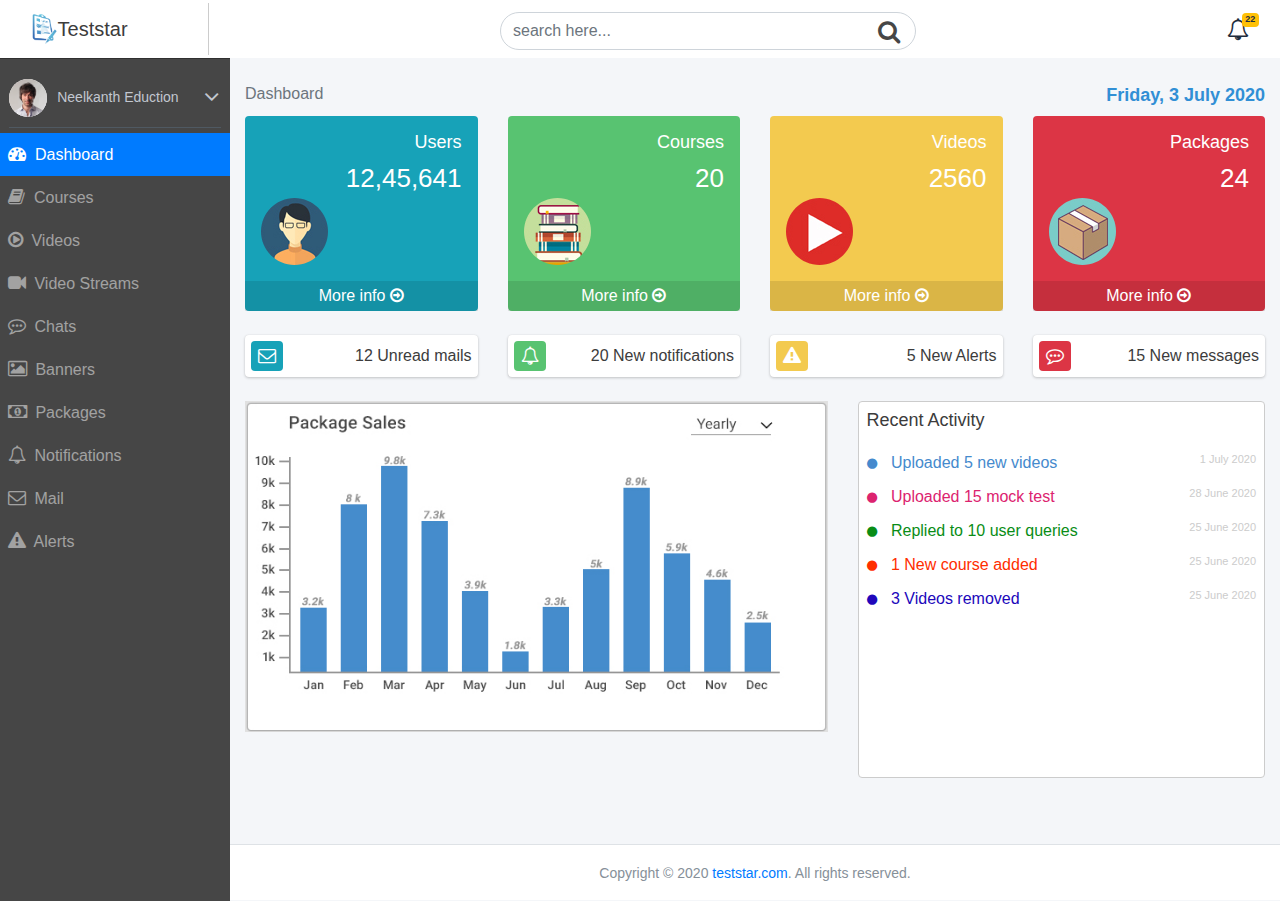
<file: index.html>
<!DOCTYPE html>
<html lang="en">
  <head>
    <title>Teststar</title>
    <meta charset="utf-8" />
    <meta http-equiv="X-UA-Compatible" content="IE=edge">
    <meta name="viewport" content="width=device-width, initial-scale=1">
    <link rel="stylesheet" href="css/bootstrap.min.css" />
    <link rel="stylesheet" href="css/style.css" />
    <link
      rel="stylesheet"
      href="https://stackpath.bootstrapcdn.com/font-awesome/4.7.0/css/font-awesome.min.css"
      integrity="sha384-wvfXpqpZZVQGK6TAh5PVlGOfQNHSoD2xbE+QkPxCAFlNEevoEH3Sl0sibVcOQVnN"
      crossorigin="anonymous"
    />
  </head>

  <body>
  <nav class="navbar navbar-expand-lg navbar-dark fixed-top navbar-main">
    <div class="container-fluid">
      <div class="logo-section">
        <img src="images/logo.png" alt="Teststar" class="logo-main" />
        <a class="navbar-brand navbar-logo-set" href="#">Teststar</a>
      </div>
      <button class="navbar-toggler" type="button" data-toggle="collapse" data-target="#navbarCollapse"
        aria-controls="navbarCollapse" aria-expanded="false" aria-label="Toggle navigation">
        <div class="navbar-toggler-slide"></div>
        <div class="navbar-toggler-slide"></div>
        <div class="navbar-toggler-slide"></div>
      </button>
  
      <div class="collapse navbar-collapse" id="navbarCollapse">
        <ul class="navbar-nav mr-auto sidenav" id="navAccordion">
          <div class="user-detail">
            <div class="user-profile"><img src="images/profile_user.jpg" alt="User" /></div>
            <p class="user-name">Neelkanth Eduction</p>
            <div class="dropdown header-dropdown">
              <i class="fa fa-angle-down" data-toggle="dropdown" aria-hidden="true"></i>
              <div class="dropdown-menu">
                <a class="dropdown-item" href="#">Profile</a>
                <a class="dropdown-item" href="#">Setting</a>
                <a class="dropdown-item" href="#">Logout</a>
              </div>
            </div>
            <!--dropdown-->
          </div>
          <!--user-detail-->
          <li class="nav-item">
            <a class="nav-link active" href="index.html"><span class="nav-icon-set"><i class="fa fa-tachometer"
                  aria-hidden="true"></i> </span>Dashboard <span class="sr-only">(current)</span></a>
          </li>
          <li class="nav-item">
            <a class="nav-link" href="courses.html">
              <span class="nav-icon-set"><i class="fa fa-book" aria-hidden="true"></i> </span>Courses</a>
          </li>
          <li class="nav-item d-none">
            <a class="nav-link nav-link-collapse" href="#" id="hasSubItems" data-toggle="collapse"
              data-target="#collapseSubItems2" aria-controls="collapseSubItems2" aria-expanded="false">Item 2</a>
            <ul class="nav-second-level collapse" id="collapseSubItems2" data-parent="#navAccordion">
              <li class="nav-item">
                <a class="nav-link" href="#">
                  <span class="nav-link-text">Item 2.1</span>
                </a>
              </li>
            </ul>
          </li>
          <li class="nav-item">
            <a class="nav-link" href="#"><span class="nav-icon-set"><i class="fa fa-play-circle-o"
                  aria-hidden="true"></i></span> Videos</a>
          </li>
          <li class="nav-item">
            <a class="nav-link" href="#"><span class="nav-icon-set"><i class="fa fa-video-camera"
                  aria-hidden="true"></i></span> Video Streams</a>
          </li>
          <li class="nav-item">
            <a class="nav-link" href="#"><span class="nav-icon-set"><i class="fa fa-commenting-o"
                  aria-hidden="true"></i></span> Chats</a>
          </li>
          <li class="nav-item">
            <a class="nav-link" href="#"><span class="nav-icon-set"><i class="fa fa-picture-o"
                  aria-hidden="true"></i></span> Banners</a>
          </li>
          <li class="nav-item">
            <a class="nav-link" href="course-price-package.html"><span class="nav-icon-set"><i class="fa fa-money" aria-hidden="true"></i></span>
              Packages</a>
          </li>
          <li class="nav-item">
            <a class="nav-link" href="#"><span class="nav-icon-set"><i class="fa fa-bell-o" aria-hidden="true"></i></span>
              Notifications</a>
          </li>
          <li class="nav-item">
            <a class="nav-link" href="#"><span class="nav-icon-set"><i class="fa fa-envelope-o"
                  aria-hidden="true"></i></span> Mail</a>
          </li>
          <li class="nav-item">
            <a class="nav-link" href="#"><span class="nav-icon-set"><i class="fa fa-exclamation-triangle"
                  aria-hidden="true"></i></span> Alerts</a>
          </li>
        </ul>
  
        <div class="top-right-bar">
          <div class="top-inside">
            <div class="row">
              <div class="col-lg-7 col-sm-7">
                <form class="form-inline mt-2 mt-md-0 header-search">
                  <input class="form-control mr-sm-2" type="text" placeholder="search here..." aria-label="Search" />
                  <i class="fa fa-search" aria-hidden="true"></i>
              </div>
              <!--col-->
              <div class="col-lg-5 col-sm-5">
                <div class="dropdown notification-section">
                  <i class="fa fa-bell-o" data-toggle="dropdown" aria-hidden="true"></i>
                  <span class="badge badge-warning notification-badge">22</span>
                  <div class="dropdown-menu dropdown-menu-lg">
                    <span class="dropdown-item dropdown-header">3 Notifications</span>
                    <div class="dropdown-divider"></div>
                    <a href="#" class="dropdown-item">
                      4 new messages
                      <span class="float-right text-muted text-sm">3 mins</span>
                    </a>
                    <a href="#" class="dropdown-item">
                      4 new messages
                      <span class="float-right text-muted text-sm">3 mins</span>
                    </a>
                    <a href="#" class="dropdown-item">
                      4 new messages
                      <span class="float-right text-muted text-sm">3 mins</span>
                    </a>
                    <div class="dropdown-divider"></div>
                    <a href="#" class="dropdown-item dropdown-footer">See All Notifications</a>
                  </div>
                </div>
                <!--notification end here-->
              </div>
              <!--col-->
            </div>
            <!--row-->
          </div>
          <!--top-inside-->
        </div>
      </div>
    </div>
    <!--container-->
  </nav>

    <main class="content-wrapper">
      <div class="container-fluid">
          <div class="row">
            <div class="col-7">
                <nav class="breadcrumb breadcrumb-main">
                    <!-- <a class="breadcrumb-item" href="#">Home</a>
                    <a class="breadcrumb-item" href="#">Library</a> -->
                    <span class="breadcrumb-item active">Dashboard</span>
                </nav>
            </div><!--col-->

            <div class="col-5">
                <div class="text-right date-text">Friday, 3 July 2020</div>
            </div>
            <!--col-->
          </div><!--row-->

        <div class="row">
            <div class="col-lg-3">
              <div class="home-item-card-main blue-bg">
                 <div class="home-item-card">
                    <div class="right-bar">
                        <h5>Users</h5>
                        <p>12,45,641</p>
                    </div>
                    <img src="images/user-icon.png" alt="User Icon" />
                 </div><!--home-item-card-->
                <a href="#" class="small-box-footer">More info <i class="fa fa-arrow-circle-o-right" aria-hidden="true"></i></a>
                </div>
                <!--home-item-card-main-->
            </div>
            <!--col-->

            <div class="col-lg-3">
              <div class="home-item-card-main green-bg">
                <div class="home-item-card">
                  <div class="right-bar">
                    <h5>Courses</h5>
                    <p>20</p>
                  </div>
                  <img src="images/courses.png" alt="Courses" />
                </div>
                <!--home-item-card-->
                <a href="#" class="small-box-footer">More info <i class="fa fa-arrow-circle-o-right" aria-hidden="true"></i></a>
              </div>
              <!--home-item-card-main-->
            </div>
            <!--col-->

            <div class="col-lg-3">
              <div class="home-item-card-main yellow-bg">
                <div class="home-item-card">
                  <div class="right-bar">
                    <h5>Videos</h5>
                    <p>2560</p>
                  </div>
                  <img src="images/videos.png" alt="Video" />
                </div>
                <!--home-item-card-->
                <a href="#" class="small-box-footer">More info <i class="fa fa-arrow-circle-o-right" aria-hidden="true"></i></a>
              </div>
              <!--home-item-card-main-->
            </div>
            <!--col-->

            <div class="col-lg-3">
              <div class="home-item-card-main pink-bg">
                <div class="home-item-card">
                  <div class="right-bar">
                    <h5>Packages</h5>
                    <p>24</p>
                  </div>
                  <img src="images/packages.png" alt="Packages" />
                </div>
                <!--home-item-card-->
                <a href="#" class="small-box-footer">More info <i class="fa fa-arrow-circle-o-right" aria-hidden="true"></i></a>
              </div>
              <!--home-item-card-main-->
            </div>
            <!--col-->
        </div>
        <!--row-->

        <div class="row mt-4">
            <div class="col-lg-3">
              <div class="home-item-card-main">
                <div class="home-item-card notification-item-card">
                  <div class="blue-bg notification-icon-set">
                      <i class="fa fa-envelope-o" aria-hidden="true"></i>                  
                    </div>
                    <!--item-bg1-->
                    <div class="right-bar">
                        <h5>12 Unread mails</h5>
                    </div>
                </div>
                <!--home-item-card-->
                </div>
                <!--home-item-card-main-->
            </div>
            <!--col-->

            <div class="col-lg-3">
              <div class="home-item-card-main">
                <div class="home-item-card notification-item-card">
                  <div class="green-bg notification-icon-set">
                    <i class="fa fa-bell-o" aria-hidden="true"></i>
                  </div>
                  <!--item-bg1-->
                  <div class="right-bar">
                    <h5>20 New notifications</h5>
                  </div>
                </div>
                <!--home-item-card-->
              </div>
              <!--home-item-card-main-->
            </div>
            <!--col-->
        
            <div class="col-lg-3">
              <div class="home-item-card-main">
                <div class="home-item-card notification-item-card">
                  <div class="yellow-bg notification-icon-set">
                    <i class="fa fa-exclamation-triangle" aria-hidden="true"></i>
                  </div>
                  <!--item-bg1-->
                  <div class="right-bar">
                    <h5>5 New Alerts</h5>
                  </div>
                </div>
                <!--home-item-card-->
              </div>
              <!--home-item-card-main-->
            </div>
            <!--col-->

            <div class="col-lg-3">
              <div class="home-item-card-main">
                <div class="home-item-card notification-item-card">
                  <div class="pink-bg notification-icon-set">
                    <i class="fa fa-commenting-o" aria-hidden="true"></i>
                  </div>
                  <!--item-bg1-->
                  <div class="right-bar">
                    <h5>15 New messages</h5>
                  </div>
                </div>
                <!--home-item-card-->
              </div>
              <!--home-item-card-main-->
            </div>
            <!--col-->
        </div>
        <!--row-->


        <div class="row mt-4">
            <div class="col-lg-7">
                <div class="graph-set">
                    <img src="images/graph-img.png"/>

                </div>
                <!--home-item-card-->
            </div>
            <!--col-->
        
            <div class="col-lg-5">
                <div class="recent-activity">
                     <h5>Recent Activity</h5>
                     <ul>
                         <li class="blue"><i class="fa fa-circle" aria-hidden="true"></i> Uploaded 5 new videos <span>1 July 2020</span></li>
                         <li class="pink"><i class="fa fa-circle" aria-hidden="true"></i> Uploaded 15 mock test <span>28 June 2020</span></li>
                         <li class="green"><i class="fa fa-circle" aria-hidden="true"></i> Replied to 10 user queries <span>25 June 2020</span></li>
                         <li class="red"><i class="fa fa-circle" aria-hidden="true"></i> 1 New course added <span>25 June 2020</span></li>
                         <li class="purple"><i class="fa fa-circle" aria-hidden="true"></i> 3 Videos removed <span>25 June 2020</span></li>
                     </ul>
                </div>
                <!--recent-activity-->
            </div>
            <!--col-->
        </div>
        <!--row-->

      </div><!--container-fluid-->
    </main>

    <footer class="footer">
      <div class="container">
        <div class="text-center">
          <span>Copyright &copy; 2020 <a href="#">teststar.com</a>. All rights reserved.</span>
        </div>
      </div>
    </footer>

    <script>
      $(document).ready(function () {
        $(".nav-link-collapse").on("click", function () {
          $(".nav-link-collapse").not(this).removeClass("nav-link-show");
          $(this).toggleClass("nav-link-show");
        });
      });
    </script>

    <script src="https://ajax.googleapis.com/ajax/libs/jquery/3.5.1/jquery.min.js"></script>
    <script src="https://cdnjs.cloudflare.com/ajax/libs/popper.js/1.16.0/umd/popper.min.js"></script>
    <script src="js/bootstrap.min.js"></script>
  </body>
</html>
</file>
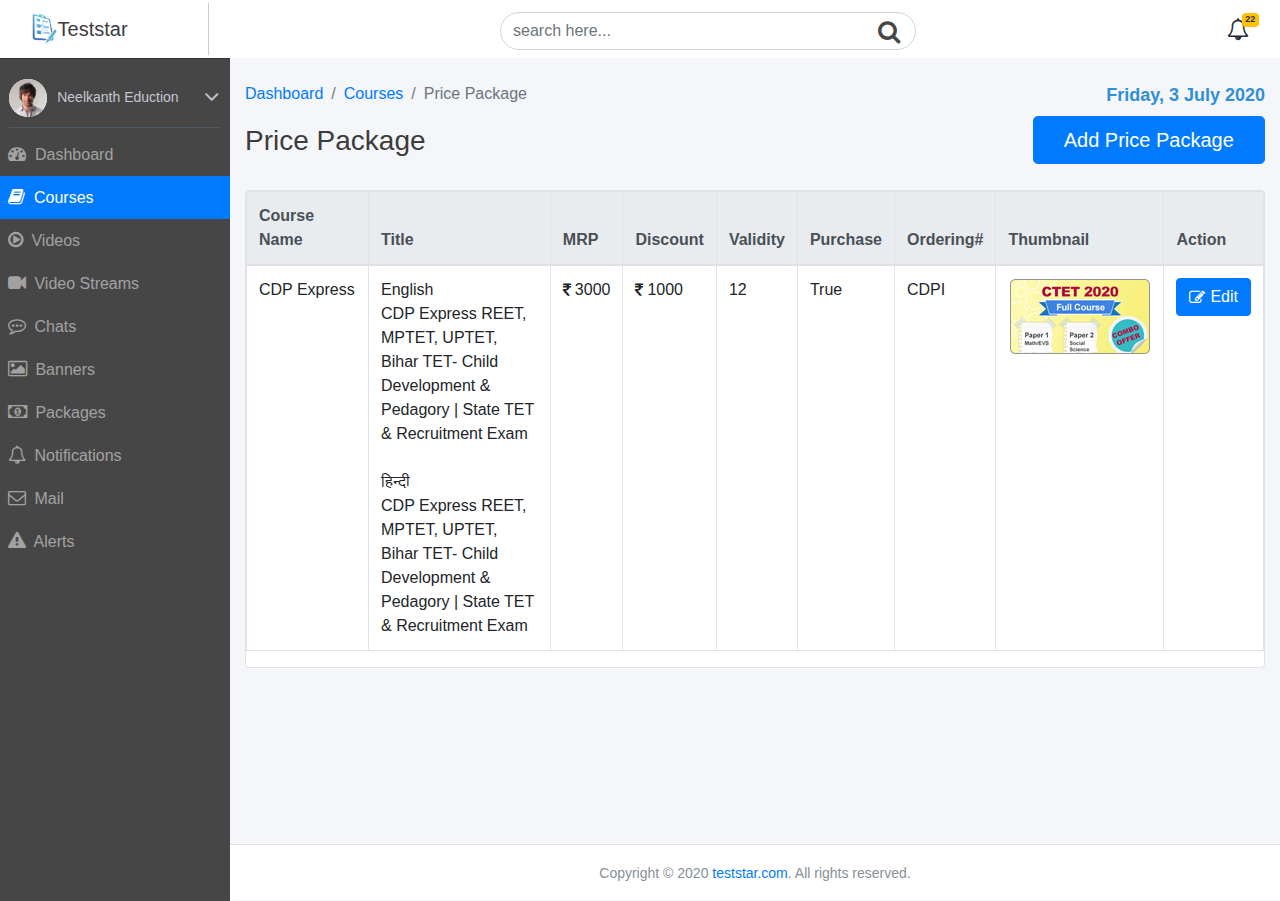
<file: course-price-package.html>
<!DOCTYPE html>
<html lang="en">
  <head>
    <title>Teststar</title>
    <meta charset="utf-8" />
    <meta http-equiv="X-UA-Compatible" content="IE=edge">
    <meta name="viewport" content="width=device-width, initial-scale=1">
    <link rel="stylesheet" href="css/bootstrap.min.css" />
    <link rel="stylesheet" href="css/style.css" />
    <link
      rel="stylesheet"
      href="https://stackpath.bootstrapcdn.com/font-awesome/4.7.0/css/font-awesome.min.css"
      integrity="sha384-wvfXpqpZZVQGK6TAh5PVlGOfQNHSoD2xbE+QkPxCAFlNEevoEH3Sl0sibVcOQVnN"
      crossorigin="anonymous"
    />
  </head>

  <body>
    <nav class="navbar navbar-expand-lg navbar-dark fixed-top navbar-main">
      <div class="container-fluid">
        <div class="logo-section">
          <img src="images/logo.png" alt="Teststar" class="logo-main" />
          <a class="navbar-brand navbar-logo-set" href="#">Teststar</a>
        </div>
        <button class="navbar-toggler" type="button" data-toggle="collapse" data-target="#navbarCollapse"
          aria-controls="navbarCollapse" aria-expanded="false" aria-label="Toggle navigation">
          <div class="navbar-toggler-slide"></div>
          <div class="navbar-toggler-slide"></div>
          <div class="navbar-toggler-slide"></div>
        </button>
    
        <div class="collapse navbar-collapse" id="navbarCollapse">
          <ul class="navbar-nav mr-auto sidenav" id="navAccordion">
            <div class="user-detail">
              <div class="user-profile"><img src="images/profile_user.jpg" alt="User" /></div>
              <p class="user-name">Neelkanth Eduction</p>
              <div class="dropdown header-dropdown">
                <i class="fa fa-angle-down" data-toggle="dropdown" aria-hidden="true"></i>
                <div class="dropdown-menu">
                  <a class="dropdown-item" href="#">Profile</a>
                  <a class="dropdown-item" href="#">Setting</a>
                  <a class="dropdown-item" href="#">Logout</a>
                </div>
              </div>
              <!--dropdown-->
            </div>
            <!--user-detail-->
            <li class="nav-item">
              <a class="nav-link" href="index.html"><span class="nav-icon-set"><i class="fa fa-tachometer"
                    aria-hidden="true"></i> </span>Dashboard <span class="sr-only">(current)</span></a>
            </li>
            <li class="nav-item">
              <a class="nav-link active" href="courses.html">
                <span class="nav-icon-set"><i class="fa fa-book" aria-hidden="true"></i> </span>Courses</a>
            </li>
            <li class="nav-item d-none">
              <a class="nav-link nav-link-collapse" href="#" id="hasSubItems" data-toggle="collapse"
                data-target="#collapseSubItems2" aria-controls="collapseSubItems2" aria-expanded="false">Item 2</a>
              <ul class="nav-second-level collapse" id="collapseSubItems2" data-parent="#navAccordion">
                <li class="nav-item">
                  <a class="nav-link" href="#">
                    <span class="nav-link-text">Item 2.1</span>
                  </a>
                </li>
              </ul>
            </li>
            <li class="nav-item">
              <a class="nav-link" href="#"><span class="nav-icon-set"><i class="fa fa-play-circle-o"
                    aria-hidden="true"></i></span> Videos</a>
            </li>
            <li class="nav-item">
              <a class="nav-link" href="#"><span class="nav-icon-set"><i class="fa fa-video-camera"
                    aria-hidden="true"></i></span> Video Streams</a>
            </li>
            <li class="nav-item">
              <a class="nav-link" href="#"><span class="nav-icon-set"><i class="fa fa-commenting-o"
                    aria-hidden="true"></i></span> Chats</a>
            </li>
            <li class="nav-item">
              <a class="nav-link" href="#"><span class="nav-icon-set"><i class="fa fa-picture-o"
                    aria-hidden="true"></i></span> Banners</a>
            </li>
            <li class="nav-item">
              <a class="nav-link" href="course-price-package.html"><span class="nav-icon-set"><i class="fa fa-money" aria-hidden="true"></i></span>
                Packages</a>
            </li>
            <li class="nav-item">
              <a class="nav-link" href="#"><span class="nav-icon-set"><i class="fa fa-bell-o" aria-hidden="true"></i></span>
                Notifications</a>
            </li>
            <li class="nav-item">
              <a class="nav-link" href="#"><span class="nav-icon-set"><i class="fa fa-envelope-o"
                    aria-hidden="true"></i></span> Mail</a>
            </li>
            <li class="nav-item">
              <a class="nav-link" href="#"><span class="nav-icon-set"><i class="fa fa-exclamation-triangle"
                    aria-hidden="true"></i></span> Alerts</a>
            </li>
          </ul>
    
          <div class="top-right-bar">
            <div class="top-inside">
              <div class="row">
                <div class="col-lg-7 col-sm-7">
                  <form class="form-inline mt-2 mt-md-0 header-search">
                    <input class="form-control mr-sm-2" type="text" placeholder="search here..." aria-label="Search" />
                    <i class="fa fa-search" aria-hidden="true"></i>
                </div>
                <!--col-->
                <div class="col-lg-5 col-sm-5">
                  <div class="dropdown notification-section">
                    <i class="fa fa-bell-o" data-toggle="dropdown" aria-hidden="true"></i>
                    <span class="badge badge-warning notification-badge">22</span>
                    <div class="dropdown-menu dropdown-menu-lg">
                      <span class="dropdown-item dropdown-header">3 Notifications</span>
                      <div class="dropdown-divider"></div>
                      <a href="#" class="dropdown-item">
                        4 new messages
                        <span class="float-right text-muted text-sm">3 mins</span>
                      </a>
                      <a href="#" class="dropdown-item">
                        4 new messages
                        <span class="float-right text-muted text-sm">3 mins</span>
                      </a>
                      <a href="#" class="dropdown-item">
                        4 new messages
                        <span class="float-right text-muted text-sm">3 mins</span>
                      </a>
                      <div class="dropdown-divider"></div>
                      <a href="#" class="dropdown-item dropdown-footer">See All Notifications</a>
                    </div>
                  </div>
                  <!--notification end here-->
                </div>
                <!--col-->
              </div>
              <!--row-->
            </div>
            <!--top-inside-->
          </div>
        </div>
      </div>
      <!--container-->
    </nav>

    <main class="content-wrapper">
      <div class="container-fluid">
          <div class="row">
            <div class="col-lg-7 col-md-6">
                <nav class="breadcrumb breadcrumb-main">
                   <a class="breadcrumb-item" href="index.html">Dashboard</a>
                    <a class="breadcrumb-item" href="courses.html">Courses</a>
                    <span class="breadcrumb-item active">Price Package</span>
                </nav>
            </div><!--col-->

            <div class="col-lg-5 col-md-6">
                <div class="text-left text-lg-right text-md-right date-text">Friday, 3 July 2020</div>
            </div>
            <!--col-->
          </div><!--row-->

          <div class="row">
            <div class="col-lg-9 col-6">
                <h3 class="content-inner-title mt-2">Price Package</h3>
            </div>
            <!--col-->
          
            <div class="col-lg-3 col-6">
              <a class="edit-btn btn btn-primary btn-lg"> Add Price Package
              </a>            
            </div>
            <!--col-->
          </div>
          <!--row-->

        <div class="row mt-4">
          <div class="col-md-12">
            <div class="course-table table-responsive">
              <table class="table table-bordered">
                <thead class="thead-light">
                  <tr>
                    <th width="12%" scope="col">Course Name</th>
                    <th scope="col">Title</th>
                    <th scope="col">MRP</th>
                    <th scope="col">Discount</th>
                    <th scope="col">Validity</th>
                    <th scope="col">Purchase</th>
                    <th scope="col">Ordering#</th>
                    <th scope="col">Thumbnail</th>
                    <th scope="col">Action</th>
                  </tr>
                </thead>
                <tbody>
                  <tr>
                    <td>CDP Express</td>
                    <td>
                      <div class="express-td-data">
                        <p class="title-set">English</p>
                        <div class="data-content">CDP Express REET, MPTET, UPTET, Bihar TET- Child Development & Pedagory | State TET & Recruitment Exam</div><!--data-content-->
                        <br>
                        <p class="title-set">हिन्दी</p>
                        <div class="data-content">CDP Express REET, MPTET, UPTET, Bihar TET- Child Development & Pedagory | State TET &
                          Recruitment Exam</div>
                        <!--data-content-->
                      </div>
                      <!--express-td-data-->
                    </td>
                    <td>
                      <div class="d-flex align-items-center"><i class="fa fa-inr mr-1" aria-hidden="true"></i> 3000</div>
                    </td>
                    <td>
                      <div class="d-flex align-items-center"><i class="fa fa-inr mr-1" aria-hidden="true"></i> 1000</div>
                    </td>
                    <td>12</td>
                    <td>True</td>
                    <td>CDPI</td>
                    <td>
                      <img src="images/ctet-img.png" alt="Ctet"/>
                    </td>
                    <td><a class="edit-btn btn btn-primary" href="course-update.html"><i class="fa fa-pencil-square-o" aria-hidden="true"></i> Edit</a></td>
                  </tr>
                </tbody>
              </table>
            </div><!--course-table-->
          </div><!--col-->
        </div>
        <!--row-->
      </div><!--container-fluid-->
    </main>

    <footer class="footer">
      <div class="container">
        <div class="text-center">
          <span>Copyright &copy; 2020 <a href="#">teststar.com</a>. All rights reserved.</span>
        </div>
      </div>
    </footer>

    <script>
      $(document).ready(function () {
        $(".nav-link-collapse").on("click", function () {
          $(".nav-link-collapse").not(this).removeClass("nav-link-show");
          $(this).toggleClass("nav-link-show");
        });
      });
    </script>

    <script src="https://ajax.googleapis.com/ajax/libs/jquery/3.5.1/jquery.min.js"></script>
    <script src="https://cdnjs.cloudflare.com/ajax/libs/popper.js/1.16.0/umd/popper.min.js"></script>
    <script src="js/bootstrap.min.js"></script>
  </body>
</html>
</file>
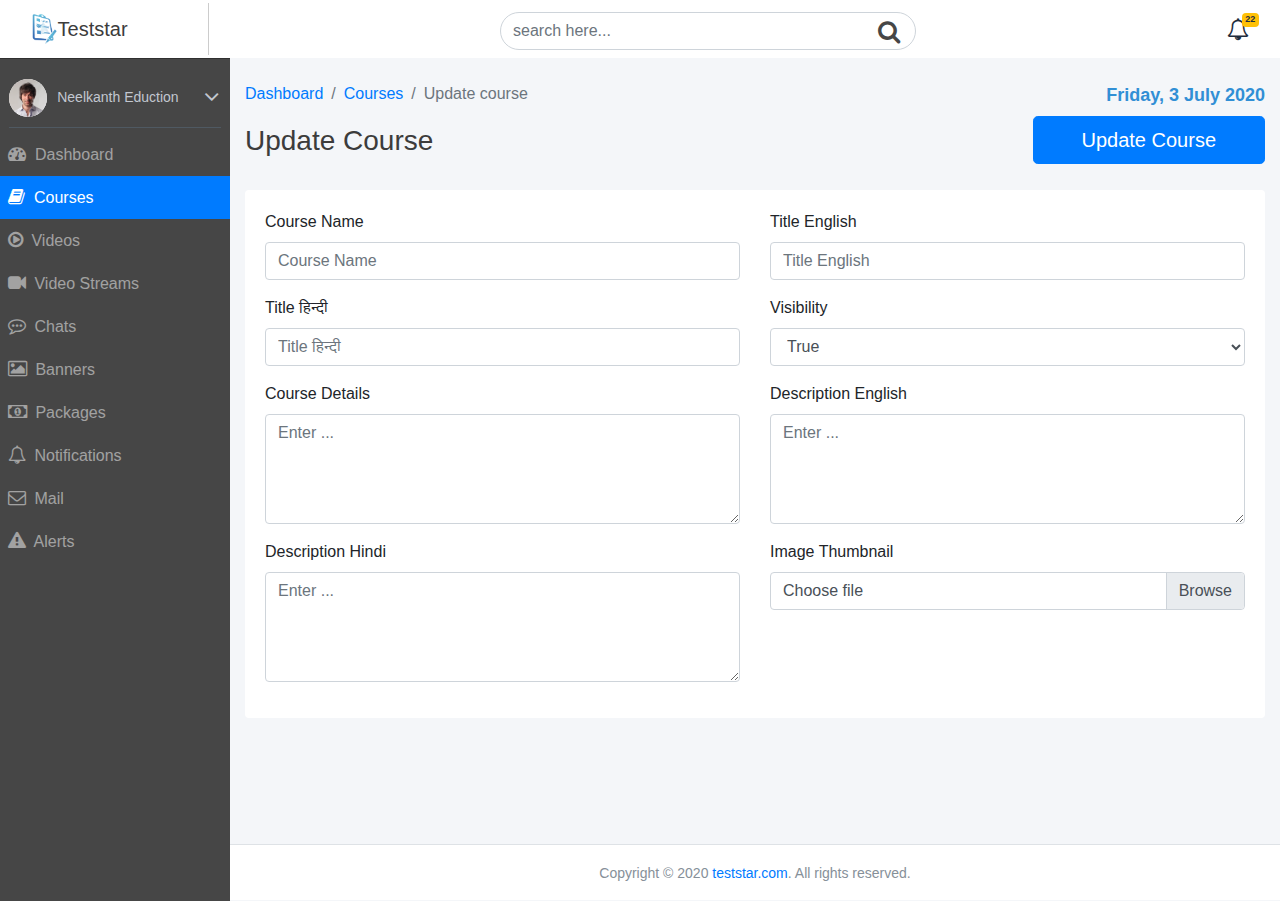
<file: course-update.html>
<!DOCTYPE html>
<html lang="en">
  <head>
    <title>Teststar</title>
    <meta charset="utf-8" />
    <meta http-equiv="X-UA-Compatible" content="IE=edge">
    <meta name="viewport" content="width=device-width, initial-scale=1">
    <link rel="stylesheet" href="css/bootstrap.min.css" />
    <link rel="stylesheet" href="css/style.css" />
    <link
      rel="stylesheet"
      href="https://stackpath.bootstrapcdn.com/font-awesome/4.7.0/css/font-awesome.min.css"
      integrity="sha384-wvfXpqpZZVQGK6TAh5PVlGOfQNHSoD2xbE+QkPxCAFlNEevoEH3Sl0sibVcOQVnN"
      crossorigin="anonymous"
    />
  </head>

  <body>
    <nav class="navbar navbar-expand-lg navbar-dark fixed-top navbar-main">
      <div class="container-fluid">
        <div class="logo-section">
          <img src="images/logo.png" alt="Teststar" class="logo-main" />
          <a class="navbar-brand navbar-logo-set" href="#">Teststar</a>
        </div>
        <button class="navbar-toggler" type="button" data-toggle="collapse" data-target="#navbarCollapse"
          aria-controls="navbarCollapse" aria-expanded="false" aria-label="Toggle navigation">
          <div class="navbar-toggler-slide"></div>
          <div class="navbar-toggler-slide"></div>
          <div class="navbar-toggler-slide"></div>
        </button>
    
        <div class="collapse navbar-collapse" id="navbarCollapse">
          <ul class="navbar-nav mr-auto sidenav" id="navAccordion">
            <div class="user-detail">
              <div class="user-profile"><img src="images/profile_user.jpg" alt="User" /></div>
              <p class="user-name">Neelkanth Eduction</p>
              <div class="dropdown header-dropdown">
                <i class="fa fa-angle-down" data-toggle="dropdown" aria-hidden="true"></i>
                <div class="dropdown-menu">
                  <a class="dropdown-item" href="#">Profile</a>
                  <a class="dropdown-item" href="#">Setting</a>
                  <a class="dropdown-item" href="#">Logout</a>
                </div>
              </div>
              <!--dropdown-->
            </div>
            <!--user-detail-->
            <li class="nav-item">
              <a class="nav-link" href="index.html"><span class="nav-icon-set"><i class="fa fa-tachometer"
                    aria-hidden="true"></i> </span>Dashboard <span class="sr-only">(current)</span></a>
            </li>
            <li class="nav-item">
              <a class="nav-link active" href="courses.html">
                <span class="nav-icon-set"><i class="fa fa-book" aria-hidden="true"></i> </span>Courses</a>
            </li>
            <li class="nav-item d-none">
              <a class="nav-link nav-link-collapse" href="#" id="hasSubItems" data-toggle="collapse"
                data-target="#collapseSubItems2" aria-controls="collapseSubItems2" aria-expanded="false">Item 2</a>
              <ul class="nav-second-level collapse" id="collapseSubItems2" data-parent="#navAccordion">
                <li class="nav-item">
                  <a class="nav-link" href="#">
                    <span class="nav-link-text">Item 2.1</span>
                  </a>
                </li>
              </ul>
            </li>
            <li class="nav-item">
              <a class="nav-link" href="#"><span class="nav-icon-set"><i class="fa fa-play-circle-o"
                    aria-hidden="true"></i></span> Videos</a>
            </li>
            <li class="nav-item">
              <a class="nav-link" href="#"><span class="nav-icon-set"><i class="fa fa-video-camera"
                    aria-hidden="true"></i></span> Video Streams</a>
            </li>
            <li class="nav-item">
              <a class="nav-link" href="#"><span class="nav-icon-set"><i class="fa fa-commenting-o"
                    aria-hidden="true"></i></span> Chats</a>
            </li>
            <li class="nav-item">
              <a class="nav-link" href="#"><span class="nav-icon-set"><i class="fa fa-picture-o"
                    aria-hidden="true"></i></span> Banners</a>
            </li>
            <li class="nav-item">
              <a class="nav-link"  href="course-price-package.html"><span class="nav-icon-set"><i class="fa fa-money" aria-hidden="true"></i></span>
                Packages</a>
            </li>
            <li class="nav-item">
              <a class="nav-link" href="#"><span class="nav-icon-set"><i class="fa fa-bell-o" aria-hidden="true"></i></span>
                Notifications</a>
            </li>
            <li class="nav-item">
              <a class="nav-link" href="#"><span class="nav-icon-set"><i class="fa fa-envelope-o"
                    aria-hidden="true"></i></span> Mail</a>
            </li>
            <li class="nav-item">
              <a class="nav-link" href="#"><span class="nav-icon-set"><i class="fa fa-exclamation-triangle"
                    aria-hidden="true"></i></span> Alerts</a>
            </li>
          </ul>
    
          <div class="top-right-bar">
            <div class="top-inside">
              <div class="row">
                <div class="col-lg-7 col-sm-7">
                  <form class="form-inline mt-2 mt-md-0 header-search">
                    <input class="form-control mr-sm-2" type="text" placeholder="search here..." aria-label="Search" />
                    <i class="fa fa-search" aria-hidden="true"></i>
                </div>
                <!--col-->
                <div class="col-lg-5 col-sm-5">
                  <div class="dropdown notification-section">
                    <i class="fa fa-bell-o" data-toggle="dropdown" aria-hidden="true"></i>
                    <span class="badge badge-warning notification-badge">22</span>
                    <div class="dropdown-menu dropdown-menu-lg">
                      <span class="dropdown-item dropdown-header">3 Notifications</span>
                      <div class="dropdown-divider"></div>
                      <a href="#" class="dropdown-item">
                        4 new messages
                        <span class="float-right text-muted text-sm">3 mins</span>
                      </a>
                      <a href="#" class="dropdown-item">
                        4 new messages
                        <span class="float-right text-muted text-sm">3 mins</span>
                      </a>
                      <a href="#" class="dropdown-item">
                        4 new messages
                        <span class="float-right text-muted text-sm">3 mins</span>
                      </a>
                      <div class="dropdown-divider"></div>
                      <a href="#" class="dropdown-item dropdown-footer">See All Notifications</a>
                    </div>
                  </div>
                  <!--notification end here-->
                </div>
                <!--col-->
              </div>
              <!--row-->
            </div>
            <!--top-inside-->
          </div>
        </div>
      </div>
      <!--container-->
    </nav>

    <main class="content-wrapper">
      <div class="container-fluid">
          <div class="row">
            <div class="col-lg-7 col-md-6">
                <nav class="breadcrumb breadcrumb-main">
                   <a class="breadcrumb-item" href="dashboard.html">Dashboard</a>
                    <a class="breadcrumb-item" href="courses.html">Courses</a>
                    <span class="breadcrumb-item active">Update course</span>
                </nav>
            </div><!--col-->

            <div class="col-lg-5 col-md-6">
                <div class="text-left text-lg-right text-md-right date-text">Friday, 3 July 2020</div>
            </div>
            <!--col-->
          </div><!--row-->

          <div class="row">
            <div class="col-lg-9 col-6">
                <h3 class="content-inner-title mt-2">Update Course</h3>
            </div>
            <!--col-->
          
            <div class="col-lg-3 col-6">
              <a class="edit-btn btn btn-primary btn-lg"> Update Course
              </a>            
            </div>
            <!--col-->
          </div>
          <!--row-->

        <div class="row mt-4">
          <div class="col-md-12">
             <div class="course-form">
              <form>
                <div class="row">
                    <div class="col-sm-6">
                      <div class="form-group">
                        <label>Course Name</label>
                        <input type="text" class="form-control"  placeholder="Course Name">
                      </div>
                    </div><!--col-->

                    <div class="col-sm-6">
                      <div class="form-group">
                        <label>Title English</label>
                        <input type="text" class="form-control" placeholder="Title English">
                      </div>
                    </div>
                    <!--col-->

                    <div class="col-sm-6">
                      <div class="form-group">
                        <label>Title हिन्दी</label>
                        <input type="text" class="form-control" placeholder="Title हिन्दी">
                      </div>
                    </div>
                    <!--col-->

                    <div class="col-sm-6">
                      <div class="form-group">
                        <label>Visibility</label>
                        <select class="form-control">
                          <option>True</option>
                          <option>False</option>
                        </select>
                      </div>
                      </div>
                    <!--col-->

                    <div class="col-sm-6">
                      <div class="form-group">
                        <label>Course Details</label>
                        <textarea class="form-control" rows="4" placeholder="Enter ..."></textarea>
                      </div>
                    </div>
                    <!--col-->
                    
                    <div class="col-sm-6">
                      <div class="form-group">
                        <label>Description English</label>
                        <textarea class="form-control" rows="4" placeholder="Enter ..."></textarea>
                      </div>
                    </div>
                    <!--col-->
                    
                    <div class="col-sm-6">
                      <div class="form-group">
                        <label>Description Hindi</label>
                        <textarea class="form-control" rows="4" placeholder="Enter ..."></textarea>
                      </div>
                    </div>
                    <!--col-->
                    
                    <div class="col-sm-6">
                      <div class="form-group">
                        <label for="exampleInputFile">Image Thumbnail</label>
                        <div class="input-group">
                          <div class="custom-file">
                            <input type="file" class="custom-file-input" id="exampleInputFile">
                            <label class="custom-file-label" for="exampleInputFile">Choose file</label>
                          </div>
                        </div>
                      </div>
                    </div>
                    <!--col-->
                    
                </div><!--row-->
              </form>
             </div><!--course-form-->
          </div><!--col-->
        </div>
        <!--row-->
      </div><!--container-fluid-->
    </main>

    <footer class="footer">
      <div class="container">
        <div class="text-center">
          <span>Copyright &copy; 2020 <a href="#">teststar.com</a>. All rights reserved.</span>
        </div>
      </div>
    </footer>

    <script>
      $(document).ready(function () {
        $(".nav-link-collapse").on("click", function () {
          $(".nav-link-collapse").not(this).removeClass("nav-link-show");
          $(this).toggleClass("nav-link-show");
        });
      });
    </script>

    <script src="https://ajax.googleapis.com/ajax/libs/jquery/3.5.1/jquery.min.js"></script>
    <script src="https://cdnjs.cloudflare.com/ajax/libs/popper.js/1.16.0/umd/popper.min.js"></script>
    <script src="js/bootstrap.min.js"></script>
  </body>
</html>
</file>
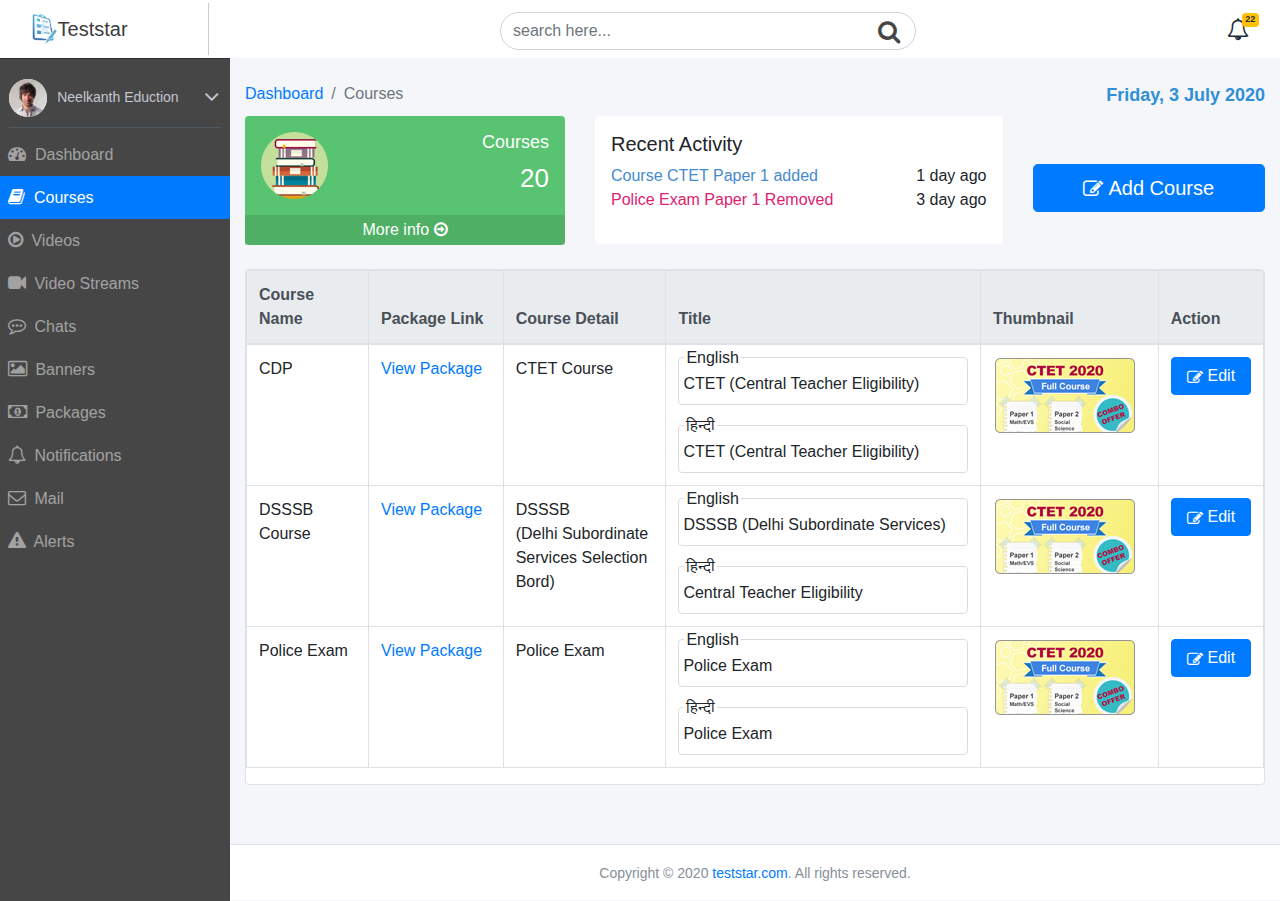
<file: courses.html>
<!DOCTYPE html>
<html lang="en">
  <head>
    <title>Teststar</title>
    <meta charset="utf-8" />
    <meta http-equiv="X-UA-Compatible" content="IE=edge">
    <meta name="viewport" content="width=device-width, initial-scale=1">
    <link rel="stylesheet" href="css/bootstrap.min.css" />
    <link rel="stylesheet" href="css/style.css" />
    <link
      rel="stylesheet"
      href="https://stackpath.bootstrapcdn.com/font-awesome/4.7.0/css/font-awesome.min.css"
      integrity="sha384-wvfXpqpZZVQGK6TAh5PVlGOfQNHSoD2xbE+QkPxCAFlNEevoEH3Sl0sibVcOQVnN"
      crossorigin="anonymous"
    />
  </head>

  <body>
    <nav class="navbar navbar-expand-lg navbar-dark fixed-top navbar-main">
      <div class="container-fluid">
        <div class="logo-section">
          <img src="images/logo.png" alt="Teststar" class="logo-main" />
          <a class="navbar-brand navbar-logo-set" href="#">Teststar</a>
        </div>
        <button class="navbar-toggler" type="button" data-toggle="collapse" data-target="#navbarCollapse"
          aria-controls="navbarCollapse" aria-expanded="false" aria-label="Toggle navigation">
          <div class="navbar-toggler-slide"></div>
          <div class="navbar-toggler-slide"></div>
          <div class="navbar-toggler-slide"></div>
        </button>
    
        <div class="collapse navbar-collapse" id="navbarCollapse">
          <ul class="navbar-nav mr-auto sidenav" id="navAccordion">
            <div class="user-detail">
              <div class="user-profile"><img src="images/profile_user.jpg" alt="User" /></div>
              <p class="user-name">Neelkanth Eduction</p>
              <div class="dropdown header-dropdown">
                <i class="fa fa-angle-down" data-toggle="dropdown" aria-hidden="true"></i>
                <div class="dropdown-menu">
                  <a class="dropdown-item" href="#">Profile</a>
                  <a class="dropdown-item" href="#">Setting</a>
                  <a class="dropdown-item" href="#">Logout</a>
                </div>
              </div>
              <!--dropdown-->
            </div>
            <!--user-detail-->
            <li class="nav-item">
              <a class="nav-link" href="dashboard.html"><span class="nav-icon-set"><i class="fa fa-tachometer"
                    aria-hidden="true"></i> </span>Dashboard <span class="sr-only">(current)</span></a>
            </li>
            <li class="nav-item">
              <a class="nav-link active" href="courses.html">
                <span class="nav-icon-set"><i class="fa fa-book" aria-hidden="true"></i> </span>Courses</a>
            </li>
            <li class="nav-item d-none">
              <a class="nav-link nav-link-collapse" href="#" id="hasSubItems" data-toggle="collapse"
                data-target="#collapseSubItems2" aria-controls="collapseSubItems2" aria-expanded="false">Item 2</a>
              <ul class="nav-second-level collapse" id="collapseSubItems2" data-parent="#navAccordion">
                <li class="nav-item">
                  <a class="nav-link" href="#">
                    <span class="nav-link-text">Item 2.1</span>
                  </a>
                </li>
              </ul>
            </li>
            <li class="nav-item">
              <a class="nav-link" href="#"><span class="nav-icon-set"><i class="fa fa-play-circle-o"
                    aria-hidden="true"></i></span> Videos</a>
            </li>
            <li class="nav-item">
              <a class="nav-link" href="#"><span class="nav-icon-set"><i class="fa fa-video-camera"
                    aria-hidden="true"></i></span> Video Streams</a>
            </li>
            <li class="nav-item">
              <a class="nav-link" href="#"><span class="nav-icon-set"><i class="fa fa-commenting-o"
                    aria-hidden="true"></i></span> Chats</a>
            </li>
            <li class="nav-item">
              <a class="nav-link" href="#"><span class="nav-icon-set"><i class="fa fa-picture-o"
                    aria-hidden="true"></i></span> Banners</a>
            </li>
            <li class="nav-item">
              <a class="nav-link"  href="course-price-package.html"><span class="nav-icon-set"><i class="fa fa-money" aria-hidden="true"></i></span>
                Packages</a>
            </li>
            <li class="nav-item">
              <a class="nav-link" href="#"><span class="nav-icon-set"><i class="fa fa-bell-o" aria-hidden="true"></i></span>
                Notifications</a>
            </li>
            <li class="nav-item">
              <a class="nav-link" href="#"><span class="nav-icon-set"><i class="fa fa-envelope-o"
                    aria-hidden="true"></i></span> Mail</a>
            </li>
            <li class="nav-item">
              <a class="nav-link" href="#"><span class="nav-icon-set"><i class="fa fa-exclamation-triangle"
                    aria-hidden="true"></i></span> Alerts</a>
            </li>
          </ul>
    
          <div class="top-right-bar">
            <div class="top-inside">
              <div class="row">
                <div class="col-lg-7 col-sm-7">
                  <form class="form-inline mt-2 mt-md-0 header-search">
                    <input class="form-control mr-sm-2" type="text" placeholder="search here..." aria-label="Search" />
                    <i class="fa fa-search" aria-hidden="true"></i>
                </div>
                <!--col-->
                <div class="col-lg-5 col-sm-5">
                  <div class="dropdown notification-section">
                    <i class="fa fa-bell-o" data-toggle="dropdown" aria-hidden="true"></i>
                    <span class="badge badge-warning notification-badge">22</span>
                    <div class="dropdown-menu dropdown-menu-lg">
                      <span class="dropdown-item dropdown-header">3 Notifications</span>
                      <div class="dropdown-divider"></div>
                      <a href="#" class="dropdown-item">
                        4 new messages
                        <span class="float-right text-muted text-sm">3 mins</span>
                      </a>
                      <a href="#" class="dropdown-item">
                        4 new messages
                        <span class="float-right text-muted text-sm">3 mins</span>
                      </a>
                      <a href="#" class="dropdown-item">
                        4 new messages
                        <span class="float-right text-muted text-sm">3 mins</span>
                      </a>
                      <div class="dropdown-divider"></div>
                      <a href="#" class="dropdown-item dropdown-footer">See All Notifications</a>
                    </div>
                  </div>
                  <!--notification end here-->
                </div>
                <!--col-->
              </div>
              <!--row-->
            </div>
            <!--top-inside-->
          </div>
        </div>
      </div>
      <!--container-->
    </nav>

    <main class="content-wrapper">
      <div class="container-fluid">
          <div class="row">
            <div class="col-lg-7 col-md-6">
                <nav class="breadcrumb breadcrumb-main">
                   <a class="breadcrumb-item" href="dashboard.html">Dashboard</a>
                    <span class="breadcrumb-item active">Courses</span>
                </nav>
            </div><!--col-->

            <div class="col-lg-5 col-md-6">
                <div class="text-left text-lg-right text-md-right date-text">Friday, 3 July 2020</div>
            </div>
            <!--col-->
          </div><!--row-->

          <div class="row">
            <div class="col-lg-4">
              <div class="home-item-card-main green-bg">
                <div class="home-item-card">
                  <div class="right-bar">
                    <h5>Courses</h5>
                    <p>20</p>
                  </div>
                  <img src="images/courses.png" alt="Courses" />
                </div>
                <!--home-item-card-->
                <a href="#" class="small-box-footer">More info <i class="fa fa-arrow-circle-o-right" aria-hidden="true"></i></a>
              </div>
              <!--home-item-card-main-->
            </div>
            <!--col-->

            <div class="col-lg-5">
              <div class="home-item-card-main">
                <div class="home-item-card">
                    <h5>Recent Activity</h5>
                    <div class="row">
                        <div class="col-8">
                            <p class="blue m-0">Course CTET Paper 1 added</p>
                            <p class="pink mt-0">Police Exam Paper 1 Removed</p>
                        </div><!--col-->
                        <div class="col-4">
                          <p class="m-0 text-right">1 day ago</p>
                          <p class="m-0 text-right">3 day ago</p>
                        </div>
                        <!--col-->
                    </div><!--row-->
                </div>
                <!--home-item-card-->
              </div>
              <!--home-item-card-main-->
            </div>
            <!--col-->

            <div class="col-lg-3">
              <a class="edit-btn btn btn-primary btn-lg mt-lg-5"> <i class="fa fa-pencil-square-o" aria-hidden="true"></i> Add Course
              </a>
            </div>
            <!--col-->

          </div><!--row-->

          <div class="row mt-4">
          <div class="col-md-12">
            <div class="course-table table-responsive">
              <table class="table table-bordered">
                <thead class="thead-light">
                  <tr>
                    <th width="12%" scope="col">Course Name</th>
                    <th scope="col">Package Link</th>
                    <th scope="col">Course Detail</th>
                    <th scope="col">Title</th>
                    <th scope="col">Thumbnail</th>
                    <th scope="col">Action</th>
                  </tr>
                </thead>
                <tbody>
                  <tr>
                    <td>CDP</td>
                    <td>
                      <a href="#">View Package</a>
                    </td>
                    <td  width="16%">
                      <div class="d-flex align-items-center">
                        CTET Course
                      </div>
                    </td>
                    <td>
                      <div class="course-title-set">
                        <span>English</span>
                        <p>CTET (Central Teacher Eligibility)</p>
                      </div><!--course-title-set-->
                      <div class="course-title-set">
                        <span>हिन्दी</span>
                        <p>CTET (Central Teacher Eligibility)</p>
                      </div>
                      <!--course-title-set-->
                    </td>
                    <td>
                      <img src="images/ctet-img.png" alt="Ctet"/>
                    </td>
                    <td><a class="edit-btn btn btn-primary"><i class="fa fa-pencil-square-o" aria-hidden="true"></i> Edit</a></td>
                  </tr>

                  <tr>
                    <td>DSSSB Course</td>
                    <td>
                      <a href="#">View Package</a>
                    </td>
                    <td>
                      <div class="d-flex align-items-center">
                        DSSSB <br>(Delhi Subordinate Services Selection Bord)
                      </div>
                    </td>
                    <td>
                      <div class="course-title-set">
                        <span>English</span>
                        <p>DSSSB (Delhi Subordinate Services)</p>
                      </div>
                      <!--course-title-set-->
                      <div class="course-title-set">
                        <span>हिन्दी</span>
                        <p>Central Teacher Eligibility</p>
                      </div>
                      <!--course-title-set-->
                    </td>
                    <td>
                      <img src="images/ctet-img.png" alt="Ctet" />
                    </td>
                    <td><a class="edit-btn btn btn-primary"><i class="fa fa-pencil-square-o" aria-hidden="true"></i> Edit</a></td>
                  </tr>

                  <tr>
                    <td>Police Exam</td>
                    <td>
                      <a href="#">View Package</a>
                    </td>
                    <td>
                      <div class="d-flex align-items-center">
                        Police Exam
                      </div>
                    </td>
                    <td>
                      <div class="course-title-set">
                        <span>English</span>
                        <p>Police Exam</p>
                      </div>
                      <!--course-title-set-->
                      <div class="course-title-set">
                        <span>हिन्दी</span>
                        <p>Police Exam</p>
                      </div>
                      <!--course-title-set-->
                    </td>
                    <td>
                      <img src="images/ctet-img.png" alt="Ctet" />
                    </td>
                    <td><a class="edit-btn btn btn-primary" href=""><i class="fa fa-pencil-square-o" aria-hidden="true"></i> Edit</a></td>
                  </tr>
                </tbody>
              </table>
            </div><!--course-table-->
          </div><!--col-->
        </div>
        <!--row-->
      </div><!--container-fluid-->
    </main>

    <footer class="footer">
      <div class="container">
        <div class="text-center">
          <span>Copyright &copy; 2020 <a href="#">teststar.com</a>. All rights reserved.</span>
        </div>
      </div>
    </footer>

    <script>
      $(document).ready(function () {
        $(".nav-link-collapse").on("click", function () {
          $(".nav-link-collapse").not(this).removeClass("nav-link-show");
          $(this).toggleClass("nav-link-show");
        });
      });
    </script>

    <script src="https://ajax.googleapis.com/ajax/libs/jquery/3.5.1/jquery.min.js"></script>
    <script src="https://cdnjs.cloudflare.com/ajax/libs/popper.js/1.16.0/umd/popper.min.js"></script>
    <script src="js/bootstrap.min.js"></script>
  </body>
</html>
</file>
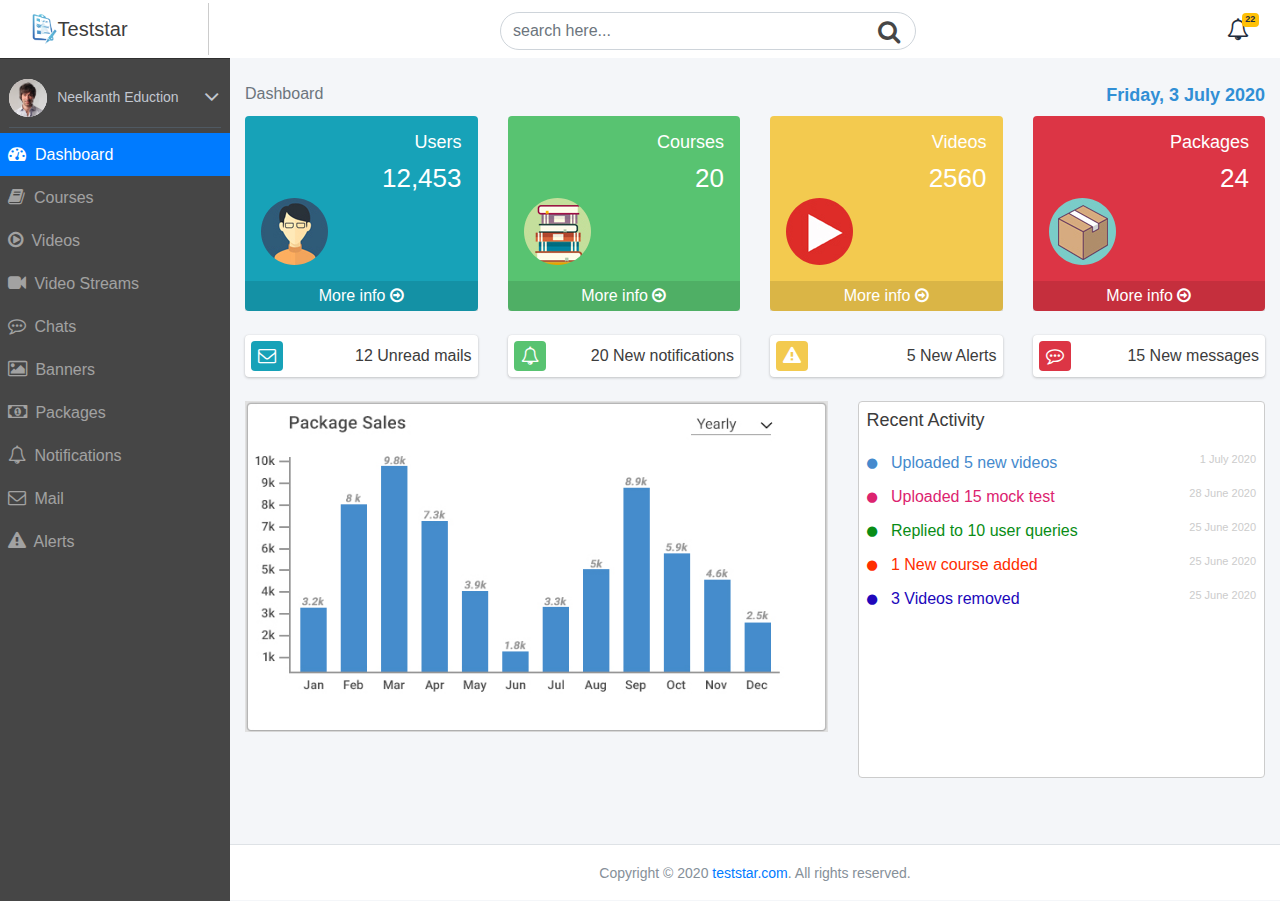
<file: dashboard.html>
<!DOCTYPE html>
<html lang="en">
  <head>
    <title>Teststar</title>
    <meta charset="utf-8" />
    <meta http-equiv="X-UA-Compatible" content="IE=edge">
    <meta name="viewport" content="width=device-width, initial-scale=1">
    <link rel="stylesheet" href="css/bootstrap.min.css" />
    <link rel="stylesheet" href="css/style.css" />
    <link
      rel="stylesheet"
      href="https://stackpath.bootstrapcdn.com/font-awesome/4.7.0/css/font-awesome.min.css"
      integrity="sha384-wvfXpqpZZVQGK6TAh5PVlGOfQNHSoD2xbE+QkPxCAFlNEevoEH3Sl0sibVcOQVnN"
      crossorigin="anonymous"
    />
  </head>

  <body>
    <nav class="navbar navbar-expand-lg navbar-dark fixed-top navbar-main">
      <div class="container-fluid">
        <div class="logo-section">
          <img src="images/logo.png" alt="Teststar" class="logo-main" />
          <a class="navbar-brand navbar-logo-set" href="#">Teststar</a>
        </div>
        <button
          class="navbar-toggler"
          type="button"
          data-toggle="collapse"
          data-target="#navbarCollapse"
          aria-controls="navbarCollapse"
          aria-expanded="false"
          aria-label="Toggle navigation"
        >
          <div class="navbar-toggler-slide"></div>
          <div class="navbar-toggler-slide"></div>
          <div class="navbar-toggler-slide"></div>
        </button>

        <div class="collapse navbar-collapse" id="navbarCollapse">
          <ul class="navbar-nav mr-auto sidenav" id="navAccordion">
            <div class="user-detail">
              <div class="user-profile"><img src="images/profile_user.jpg" alt="User"/></div>
              <p class="user-name">Neelkanth Eduction</p>
              <div class="dropdown header-dropdown">
                <i class="fa fa-angle-down" data-toggle="dropdown" aria-hidden="true"></i>
                <div class="dropdown-menu">
                  <a class="dropdown-item" href="#">Profile</a>
                  <a class="dropdown-item" href="#">Setting</a>
                  <a class="dropdown-item" href="#">Logout</a>
                </div>
              </div>
              <!--dropdown-->
            </div>
            <!--user-detail-->
            <li class="nav-item">
              <a class="nav-link active" href="dashboard.html"
                ><span class="nav-icon-set"><i class="fa fa-tachometer" aria-hidden="true"></i> </span>Dashboard <span class="sr-only">(current)</span></a
              >
            </li>
            <li class="nav-item">
              <a class="nav-link" href="courses.html">
                <span class="nav-icon-set"><i class="fa fa-book" aria-hidden="true"></i> </span
                >Courses</a
              >
            </li>
            <li class="nav-item d-none">
              <a
                class="nav-link nav-link-collapse"
                href="#"
                id="hasSubItems"
                data-toggle="collapse"
                data-target="#collapseSubItems2"
                aria-controls="collapseSubItems2"
                aria-expanded="false"
                >Item 2</a
              >
              <ul
                class="nav-second-level collapse"
                id="collapseSubItems2"
                data-parent="#navAccordion"
              >
                <li class="nav-item">
                  <a class="nav-link" href="#">
                    <span class="nav-link-text">Item 2.1</span>
                  </a>
                </li>
              </ul>
            </li>
            <li class="nav-item">
              <a class="nav-link" href="#"><span class="nav-icon-set"><i class="fa fa-play-circle-o" aria-hidden="true"></i></span> Videos</a>
            </li>
            <li class="nav-item">
              <a class="nav-link" href="#"><span class="nav-icon-set"><i class="fa fa-video-camera" aria-hidden="true"></i></span> Video Streams</a>
            </li>
            <li class="nav-item">
              <a class="nav-link" href="#"><span class="nav-icon-set"><i class="fa fa-commenting-o" aria-hidden="true"></i></span> Chats</a>
            </li>
            <li class="nav-item">
              <a class="nav-link" href="#"><span class="nav-icon-set"><i class="fa fa-picture-o" aria-hidden="true"></i></span> Banners</a>
            </li>
            <li class="nav-item">
              <a class="nav-link" href="#"><span class="nav-icon-set"><i class="fa fa-money" aria-hidden="true"></i></span> Packages</a>
            </li>
            <li class="nav-item">
              <a class="nav-link" href="#"><span class="nav-icon-set"><i class="fa fa-bell-o" aria-hidden="true"></i></span> Notifications</a>
            </li>
            <li class="nav-item">
              <a class="nav-link" href="#"><span class="nav-icon-set"><i class="fa fa-envelope-o" aria-hidden="true"></i></span> Mail</a>
            </li>
            <li class="nav-item">
              <a class="nav-link" href="#"><span class="nav-icon-set"><i class="fa fa-exclamation-triangle" aria-hidden="true"></i></span> Alerts</a>
            </li>
          </ul>

          <div class="top-right-bar">
            <div class="top-inside">
              <div class="row">
                <div class="col-lg-7 col-sm-7">
                  <form class="form-inline mt-2 mt-md-0 header-search">
                    <input
                      class="form-control mr-sm-2"
                      type="text"
                      placeholder="search here..."
                      aria-label="Search"
                    />
                    <i class="fa fa-search" aria-hidden="true"></i>
                </div>
                <!--col-->
                <div class="col-lg-5 col-sm-5">
                    <div class="dropdown notification-section">
                        <i class="fa fa-bell-o" data-toggle="dropdown" aria-hidden="true"></i>
                        <span class="badge badge-warning notification-badge">22</span>
                        <div class="dropdown-menu dropdown-menu-lg">
                          <span class="dropdown-item dropdown-header">3 Notifications</span>
                          <div class="dropdown-divider"></div>
                          <a href="#" class="dropdown-item">
                             4 new messages
                            <span class="float-right text-muted text-sm">3 mins</span>
                          </a>
                          <a href="#" class="dropdown-item">
                            4 new messages
                            <span class="float-right text-muted text-sm">3 mins</span>
                          </a>
                          <a href="#" class="dropdown-item">
                            4 new messages
                            <span class="float-right text-muted text-sm">3 mins</span>
                          </a>
                          <div class="dropdown-divider"></div>
                          <a href="#" class="dropdown-item dropdown-footer">See All Notifications</a>
                        </div>
                    </div><!--notification end here-->
                </div>
                <!--col-->
              </div>
              <!--row-->
            </div>
            <!--top-inside-->
          </div>
        </div>
      </div>
      <!--container-->
    </nav>

    <main class="content-wrapper">
      <div class="container-fluid">
          <div class="row">
            <div class="col-7">
                <nav class="breadcrumb breadcrumb-main">
                    <!-- <a class="breadcrumb-item" href="#">Home</a>
                    <a class="breadcrumb-item" href="#">Library</a> -->
                    <span class="breadcrumb-item active">Dashboard</span>
                </nav>
            </div><!--col-->

            <div class="col-5">
                <div class="text-right date-text">Friday, 3 July 2020</div>
            </div>
            <!--col-->
          </div><!--row-->

        <div class="row">
            <div class="col-lg-3">
              <div class="home-item-card-main blue-bg">
                 <div class="home-item-card">
                    <div class="right-bar">
                        <h5>Users</h5>
                        <p>12,453</p>
                    </div>
                    <img src="images/user-icon.png" alt="User Icon" />
                 </div><!--home-item-card-->
                <a href="#" class="small-box-footer">More info <i class="fa fa-arrow-circle-o-right" aria-hidden="true"></i></a>
                </div>
                <!--home-item-card-main-->
            </div>
            <!--col-->

            <div class="col-lg-3">
              <div class="home-item-card-main green-bg">
                <div class="home-item-card">
                  <div class="right-bar">
                    <h5>Courses</h5>
                    <p>20</p>
                  </div>
                  <img src="images/courses.png" alt="Courses" />
                </div>
                <!--home-item-card-->
                <a href="#" class="small-box-footer">More info <i class="fa fa-arrow-circle-o-right" aria-hidden="true"></i></a>
              </div>
              <!--home-item-card-main-->
            </div>
            <!--col-->

            <div class="col-lg-3">
              <div class="home-item-card-main yellow-bg">
                <div class="home-item-card">
                  <div class="right-bar">
                    <h5>Videos</h5>
                    <p>2560</p>
                  </div>
                  <img src="images/videos.png" alt="Video" />
                </div>
                <!--home-item-card-->
                <a href="#" class="small-box-footer">More info <i class="fa fa-arrow-circle-o-right" aria-hidden="true"></i></a>
              </div>
              <!--home-item-card-main-->
            </div>
            <!--col-->

            <div class="col-lg-3">
              <div class="home-item-card-main pink-bg">
                <div class="home-item-card">
                  <div class="right-bar">
                    <h5>Packages</h5>
                    <p>24</p>
                  </div>
                  <img src="images/packages.png" alt="Packages" />
                </div>
                <!--home-item-card-->
                <a href="#" class="small-box-footer">More info <i class="fa fa-arrow-circle-o-right" aria-hidden="true"></i></a>
              </div>
              <!--home-item-card-main-->
            </div>
            <!--col-->
        </div>
        <!--row-->

        <div class="row mt-4">
            <div class="col-lg-3">
              <div class="home-item-card-main">
                <div class="home-item-card notification-item-card">
                  <div class="blue-bg notification-icon-set">
                      <i class="fa fa-envelope-o" aria-hidden="true"></i>                  
                    </div>
                    <!--item-bg1-->
                    <div class="right-bar">
                        <h5>12 Unread mails</h5>
                    </div>
                </div>
                <!--home-item-card-->
                </div>
                <!--home-item-card-main-->
            </div>
            <!--col-->

            <div class="col-lg-3">
              <div class="home-item-card-main">
                <div class="home-item-card notification-item-card">
                  <div class="green-bg notification-icon-set">
                    <i class="fa fa-bell-o" aria-hidden="true"></i>
                  </div>
                  <!--item-bg1-->
                  <div class="right-bar">
                    <h5>20 New notifications</h5>
                  </div>
                </div>
                <!--home-item-card-->
              </div>
              <!--home-item-card-main-->
            </div>
            <!--col-->
        
            <div class="col-lg-3">
              <div class="home-item-card-main">
                <div class="home-item-card notification-item-card">
                  <div class="yellow-bg notification-icon-set">
                    <i class="fa fa-exclamation-triangle" aria-hidden="true"></i>
                  </div>
                  <!--item-bg1-->
                  <div class="right-bar">
                    <h5>5 New Alerts</h5>
                  </div>
                </div>
                <!--home-item-card-->
              </div>
              <!--home-item-card-main-->
            </div>
            <!--col-->

            <div class="col-lg-3">
              <div class="home-item-card-main">
                <div class="home-item-card notification-item-card">
                  <div class="pink-bg notification-icon-set">
                    <i class="fa fa-commenting-o" aria-hidden="true"></i>
                  </div>
                  <!--item-bg1-->
                  <div class="right-bar">
                    <h5>15 New messages</h5>
                  </div>
                </div>
                <!--home-item-card-->
              </div>
              <!--home-item-card-main-->
            </div>
            <!--col-->
        </div>
        <!--row-->


        <div class="row mt-4">
            <div class="col-lg-7">
                <div class="graph-set">
                    <img src="images/graph-img.png"/>

                </div>
                <!--home-item-card-->
            </div>
            <!--col-->
        
            <div class="col-lg-5">
                <div class="recent-activity">
                     <h5>Recent Activity</h5>
                     <ul>
                         <li class="blue"><i class="fa fa-circle" aria-hidden="true"></i> Uploaded 5 new videos <span>1 July 2020</span></li>
                         <li class="pink"><i class="fa fa-circle" aria-hidden="true"></i> Uploaded 15 mock test <span>28 June 2020</span></li>
                         <li class="green"><i class="fa fa-circle" aria-hidden="true"></i> Replied to 10 user queries <span>25 June 2020</span></li>
                         <li class="red"><i class="fa fa-circle" aria-hidden="true"></i> 1 New course added <span>25 June 2020</span></li>
                         <li class="purple"><i class="fa fa-circle" aria-hidden="true"></i> 3 Videos removed <span>25 June 2020</span></li>
                     </ul>
                </div>
                <!--recent-activity-->
            </div>
            <!--col-->
        </div>
        <!--row-->

      </div><!--container-fluid-->
    </main>

    <footer class="footer">
      <div class="container">
        <div class="text-center">
          <span>Copyright &copy; 2020 <a href="#">teststar.com</a>. All rights reserved.</span>
        </div>
      </div>
    </footer>

    <script>
      $(document).ready(function () {
        $(".nav-link-collapse").on("click", function () {
          $(".nav-link-collapse").not(this).removeClass("nav-link-show");
          $(this).toggleClass("nav-link-show");
        });
      });
    </script>

    <script src="https://ajax.googleapis.com/ajax/libs/jquery/3.5.1/jquery.min.js"></script>
    <script src="https://cdnjs.cloudflare.com/ajax/libs/popper.js/1.16.0/umd/popper.min.js"></script>
    <script src="js/bootstrap.min.js"></script>
  </body>
</html>
</file>
<file: css/style.css>
html {
  position: relative;
  min-height: 100%;
}

body {
  padding-top: 4.5rem;
  margin-bottom: 4.5rem;
  background: #f4f6f9;
}

/***Color style start here***/
.blue {
  color: #458acd;
}

.pink {
  color: #dc236f;
}

.green {
  color: #098d16;
}

.red {
  color: #ff2e00;
}

.purple {
  color: #2007bb;
}

.blue-bg {
  background: #17a2b8 !important;
}

.green-bg {
  background: #58c371 !important;
}

.yellow-bg {
  background: #f3ca4f !important;
}

.pink-bg {
  background: #dc3545 !important;
}

/*****Navigation start here******/
.logo-section {
  border-right: 1px solid #cccccc;
  width: 14.6%;
  height: 52px;
  display: flex;
  align-items: center;
}

.navbar-main {
  background: #fff;
  padding: 0.2rem 1rem;
}

.navbar-main .navbar-nav .nav-icon-set {
  color: rgba(255, 255, 255, 0.5);
  font-size: 18px;
  margin: 0 4px 0 0;
}

.navbar-main .navbar-nav .nav-link {
  color: rgba(255, 255, 255, 0.5);
}

.navbar-main .navbar-nav .nav-link:hover,
.navbar-main .navbar-nav .nav-link.active {
  background: #007bff;
  color: #fff;
}

.navbar-main .navbar-nav .nav-link:hover i,
.navbar-main .navbar-nav .nav-link.active i {
  color: #fff;
}

.navbar-logo-set {
  color: #3c3c3c !important;
}

.logo-main {
  width: 15%;
}

.header-search {
  padding: 4px 0px 0px 0px;
  position: relative;
}

.header-search i {
  color: #464646;
  font-size: 24px;
  position: absolute;
  right: 24px;
}

.header-search .form-control {
  border-radius: 20px;
  width: 100%;
}

.notification-icon-set {
  width: 32px;
  text-align: center;
  color: #fff;
  border-radius: 0.25rem;
  font-size: 18px;
  height: 30px;
  line-height: 30px;
  display: inline-block;
}

.footer {
  position: absolute;
  bottom: 0;
  width: 100%;
  height: 3.5rem;
  line-height: 3.5rem;
  background: #fff;
  border-top: 1px solid #dee2e6;
  color: #869099;
  font-size: 14px;
}

.nav-link:hover {
  transition: all 0.4s;
}

.nav-link-collapse:after {
  float: right;
  content: "\f067";
  font-family: "FontAwesome";
}

.nav-link-show:after {
  float: right;
  content: "\f068";
  font-family: "FontAwesome";
}

.nav-item ul.nav-second-level {
  padding-left: 0;
}

.nav-item ul.nav-second-level > .nav-item {
  padding-left: 20px;
}

.top-right-bar {
  margin: 0 0 0 10%;
  width: 90%;
}

.top-inside {
  width: 80%;
  float: right;
}

.header-dropdown .dropdown-menu {
  left: inherit;
  right: 0px;
}
.header-dropdown i {
  font-size: 24px;
  cursor: pointer;
  color: #c2c7d0;
}

.user-detail {
  border-bottom: 1px solid #4f5962;
  margin: 20px auto 5px;
  width: 92%;
  padding: 0 0 10px 0;
  display: flex;
  align-items: center;
}

.user-detail .user-name {
  font-size: 14px;
  color: #c2c7d0;
  padding: 0px 10px 0px 10px;
  margin: 0px;
  width: 74%;
}

.user-detail .user-profile {
  width: 38px;
  height: 38px;
  border-radius: 50%;
  background: #fff;
}

.user-detail .user-profile img {
  width: 100%;
  height: 100%;
  border-radius: 50%;
}

.breadcrumb-main {
  background: none;
  padding: 0px;
  margin: 10px 0px;
}

.date-text {
  color: #318fd5;
  font-size: 18px;
  font-weight: 600;
  margin: 10px 0px 0px 0px;
}

.home-item-card-main {
  background: #fff;
  border-radius: 4px;
}

.home-item-card {
  padding: 16px;
}

.home-item-card .right-bar {
  width: 69%;
  float: right;
  text-align: right;
}

.home-item-card .right-bar h5 {
  color: #fff;
  font-size: 18px;
  margin: 0px;
  font-weight: normal;
  word-break: break-all;
}

.home-item-card .right-bar p {
  color: #fff;
  font-size: 26px;
  margin: 5px 0px 0px 0px;
}

.notification-item-card {
  box-shadow: 0 0 1px rgba(0, 0, 0, 0.125), 0 1px 3px rgba(0, 0, 0, 0.2);
  border-radius: 0.25rem;
  background: #fff;
  width: 100%;
  padding: 6px;
  display: flex;
  align-items: center;
  justify-content: space-between;
}

.home-item-card-main .small-box-footer {
  background: rgba(0, 0, 0, 0.1);
  color: #fff;
  display: block;
  padding: 3px 0;
  position: relative;
  text-align: center;
  text-decoration: none;
  z-index: 10;
}

.notification-item-card .right-bar {
  width: 84%;
  float: right;
  text-align: right;
}

.notification-item-card .right-bar h5 {
  color: #3c3c3c;
  font-size: 16px;
  margin: 0px 0px 0px 0px;
  font-weight: normal;
}

.recent-activity {
  border: 1px solid #ccc;
  background: #fff;
  border-radius: 4px;
  padding: 8px;
  height: 377px;
}

.recent-activity h5 {
  color: #3c3c3c;
  font-size: 18px;
  margin: 0px;
}

.recent-activity ul {
  margin: 20px 0px 0px 0px;
  padding: 0px;
  list-style: none;
}

.recent-activity ul li {
  margin: 10px 0px 0px 0px;
  padding: 0px;
}

.recent-activity ul li i {
  font-size: 12px;
  margin: 0px 10px 0px 0px;
}

.recent-activity ul li span {
  font-size: 11px;
  color: #ccc;
  float: right;
}

.graph-set {
  margin: 0px;
  padding: 0px;
}

.graph-set img {
  width: 100%;
}

/****Bell Notification*****/
.notification-section {
  float: right;
  margin: 5px 0px 0px 0px;
  position: relative;
  cursor: pointer;
  font-size: 22px;
}
.notification-section i {
  color: #1f2d3d;
}

.notification-badge {
  font-size: 9px;
  position: absolute;
  top: 0px;
  right: -10px;
  color: #1f2d3d;
}

.notification-section .dropdown-menu {
  left: inherit;
  right: 0px;
  max-width: 300px;
  min-width: 280px;
  padding: 0;
}

.notification-section .dropdown-menu-lg .dropdown-header {
  text-align: center;
  padding: 8px 0px 0px 0px;
  color: #212529;
}

.notification-section .dropdown-menu-lg .dropdown-footer {
  text-align: center;
  padding: 0px 0px 8px 0px;
  color: #212529;
}

.notification-section .dropdown-menu-lg {
  font-size: 14px;
  color: #212529;
  font-weight: 400;
}

/*******Course Package*******/
.course-table {
  background: #fff;
  border: 1px solid #dee2e6;
  border-radius: 4px;
}
.express-td-data {
  margin: 0px;
  padding: 0px;
}
.express-td-data .title-set {
  margin: 0px 0px 0px 0px;
}
.edit-btn {
  display: flex;
  align-items: center;
  justify-content: center;
  color: #fff !important;
}

.edit-btn i {
  margin: 1px 5px 0px 0px;
}

.content-inner-title {
  font-weight: normal;
  color: #3c3c3c;
}

.course-title-set {
  position: relative;
  margin: 0px 0px 20px 0px;
  padding: 4px;
  border-radius: 4px;
  border: 1px solid #dcdcdc;
}
.course-title-set:last-child {
  margin: 0px;
}
.course-title-set span {
  position: absolute;
  top: -12px;
  background: #fff;
  padding: 0 2px;
  left: 5px;
}

.course-title-set p {
  margin: 10px 0 4px 0;
}

/****Course form start here*****/
.course-form {
  background: #fff;
  border-radius: 4px;
  padding: 20px;
}

@media (min-width: 992px) {
  .sidenav {
    position: absolute;
    top: 0;
    left: 0;
    width: 230px;
    height: calc(100vh - 3.5rem);
    margin-top: 3.6rem;
    background: #464646;
    box-sizing: border-box;
    border-top: 1px solid rgba(0, 0, 0, 0.3);
  }

  .navbar-expand-lg .sidenav {
    flex-direction: column;
  }

  .content-wrapper {
    margin-left: 230px;
  }

  .footer {
    width: calc(100% - 230px);
    margin-left: 230px;
  }
}

@media (max-width: 767px) {
  .logo-section {
    width: 60%;
    border-right: none;
  }
  .navbar-main .navbar-toggler {
    border-color: rgba(0, 0, 0, 0.1);
  }

  .navbar-main .navbar-toggler-slide {
    width: 20px;
    height: 1px;
    background: rgba(0, 0, 0, 0.5);
    margin: 4px 0 2px 0;
  }
  .user-detail {
    width: 100%;
  }
  .home-item-card {
    margin-bottom: 10px;
  }
  .home-item-card-main,
  .graph-set {
    margin-bottom: 15px;
  }
  .footer {
    font-size: 13px;
  }
  .navbar-main .navbar-nav .nav-link,
  .navbar-main .navbar-nav .nav-icon-set {
    color: rgba(0, 0, 0, 0.5);
    padding: 0.5rem 1rem;
  }
  .top-inside {
    width: 100%;
  }
  .course-form {
    padding: 8px;
  }
  .header-dropdown .dropdown-menu {
    position: absolute;
  }
  .date-text {
    margin: 10px 0px;
  }
}
</file>
